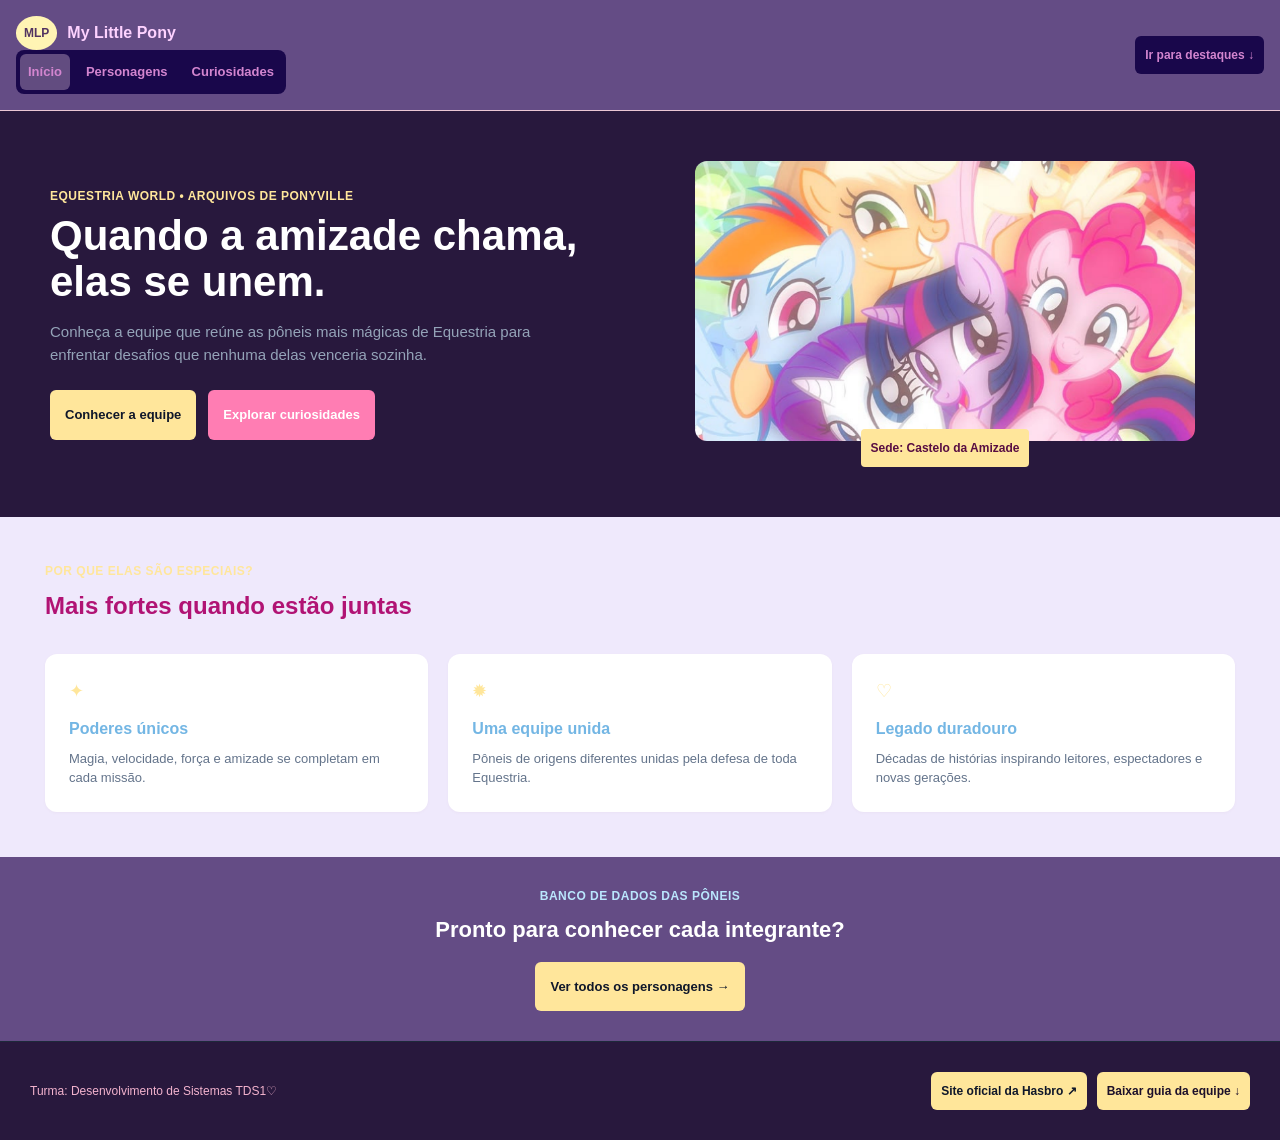
<file: index.html>
<!DOCTYPE html>
<html lang="pt-BR">
<head>
    <meta charset="UTF-8" />
    <link rel="stylesheet" href="css/style.css" />
    <title>My Little Pony - Início</title>
</head>
<body>
    <header id="cabecalho-principal">
        <section>
            <article class="logo-header">
                <span class="logo-mlp">MLP</span>
                <span class="titulo-site">My Little Pony</span>
            </article>

            <article class="menu-header">
                <a href="index.html" class="active">Início</a>
                <a href="pages/personagens.html">Personagens</a>
                <a href="pages/curiosidades.html">Curiosidades</a>
            </article>
        </section>
        <a href="#destaques" class="btn-topo">Ir para destaques ↓</a>
    </header>

    <main>
        <section class="inicio-banner">
            <article class="inicio-texto">
                <span class="subtitulo-categoria">EQUESTRIA WORLD • ARQUIVOS DE PONYVILLE</span>
                <h1>Quando a amizade chama, elas se unem.</h1>
                <p>
                    Conheça a equipe que reúne as pôneis mais mágicas de Equestria para enfrentar desafios que nenhuma delas venceria sozinha.
                </p>
                <article class="inicio-botoes">
                    <a href="pages/personagens.html" class="btn-primario">Conhecer a equipe</a>
                    <a href="pages/curiosidades.html" class="btn-secundario">Explorar curiosidades</a>
                </article>
            </article>
            <article class="imagem-container">
                <img src="assets/img/fotocapa.png" alt="Todas as pôneis reunidas" class="imagem-banner" />
                <article class="legenda-imagem">Sede: Castelo da Amizade</article>
            </article>
        </section>

        <section class="secao-recursos">
            <span class="subtitulo-categoria">POR QUE ELAS SÃO ESPECIAIS?</span>
            <h2>Mais fortes quando estão juntas</h2>

            <article class="grid-recursos">
                <article class="card-recurso">
                    <span class="icone-recurso">✦</span>
                    <h3>Poderes únicos</h3>
                    <p>Magia, velocidade, força e amizade se completam em cada missão.</p>
                </article>

                <article class="card-recurso">
                    <span class="icone-recurso">✹</span>
                    <h3>Uma equipe unida</h3>
                    <p>Pôneis de origens diferentes unidas pela defesa de toda Equestria.</p>
                </article>

                <article class="card-recurso">
                    <span class="icone-recurso">♡</span>
                    <h3>Legado duradouro</h3>
                    <p>Décadas de histórias inspirando leitores, espectadores e novas gerações.</p>
                </article>
            </article>
        </section>

        <section id="destaques" class="secao-chamada">
            <span class="subtitulo-categoria">BANCO DE DADOS DAS PÔNEIS</span>
            <h2>Pronto para conhecer cada integrante?</h2>
            <a href="pages/personagens.html" class="btn-primario">Ver todos os personagens →</a>
        </section>
    </main>

    <footer>
        <p>Turma: Desenvolvimento de Sistemas TDS1♡</p>
        <article class="botoes-footer">
            <a href="https://hasbro.com" target="_blank" rel="noreferrer" class="btn-footer">Site oficial da Hasbro ↗</a>
            <a href="assets/arquivos/guia.pdf" download class="btn-footer-destaque">Baixar guia da equipe ↓</a>
        </article>
    </footer>
</body>
</html>
</file>
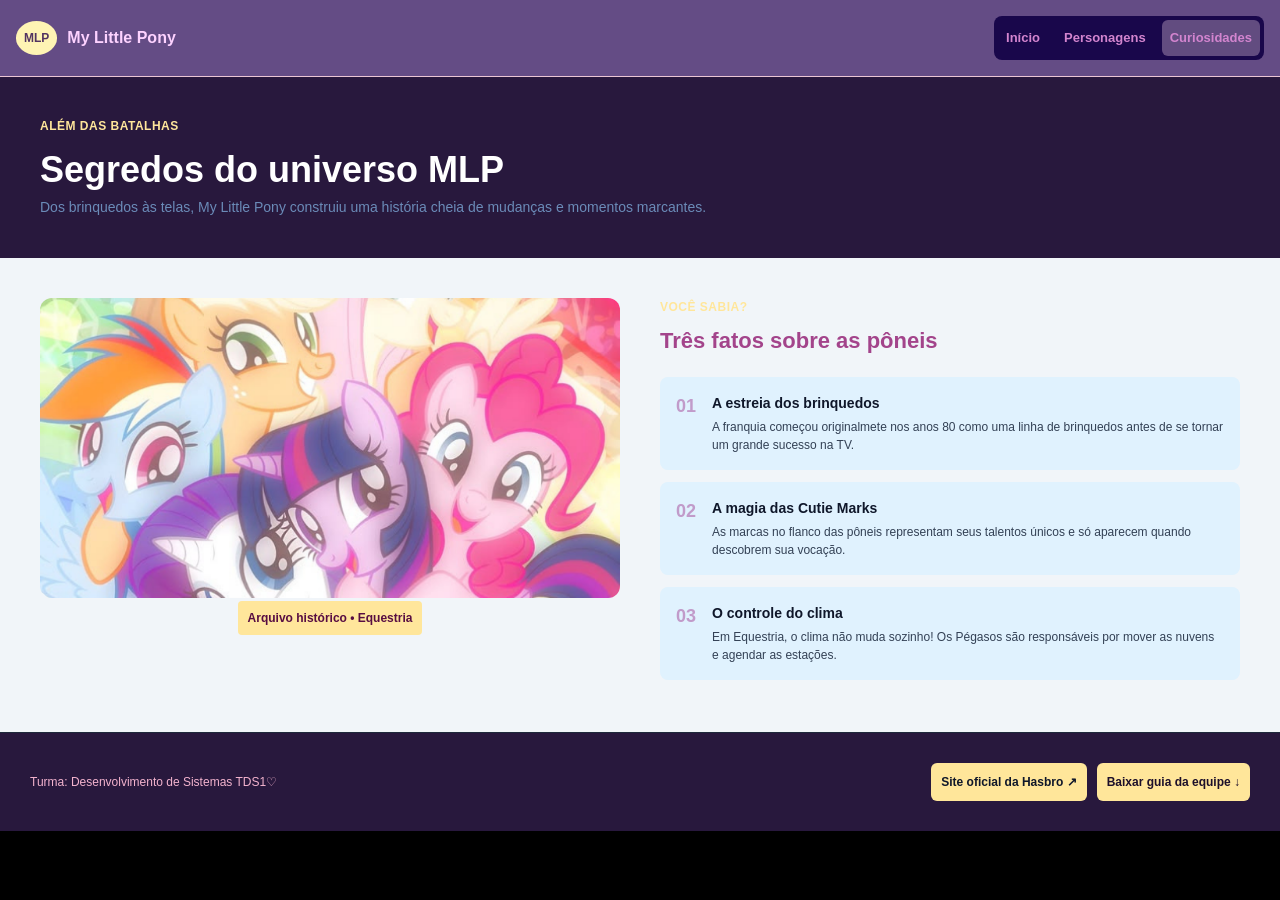
<file: pages/curiosidades.html>
<!DOCTYPE html>
<html lang="pt-BR">
<head>
    <meta charset="UTF-8" />
    <link rel="stylesheet" href="../css/style.css" />
    <title>My Little Pony - Curiosidades</title>
</head>
<body>
    <header id="cabecalho-principal">
        <section>
            <article class="logo-header">
                <span class="logo-mlp">MLP</span>
                <span class="titulo-site">My Little Pony</span>
            </article>
        </section>
        <section>
            <article class="menu-header">
                <a href="../index.html">Início</a>
                <a href="personagens.html">Personagens</a>
                <a href="curiosidades.html" class="active">Curiosidades</a>
            </article>
        </section>
    </header>

    <main>
        <section class="banner-pagina">
            <span class="subtitulo-categoria">ALÉM DAS BATALHAS</span>
            <h1>Segredos do universo MLP</h1>
            <p>Dos brinquedos às telas, My Little Pony construiu uma história cheia de mudanças e momentos marcantes.</p>
        </section>

        <section id="secao-curiosidades" class="conteudo-fatos">
            <article class="fatos-grid">
                <article class="imagem-fatos-container">
                    <img src="../assets/img/fotocapa.png" alt="Pôneis de Ponyville reuniadas" class="imagem-fatos" />
                    <span class="legenda-imagem">Arquivo histórico • Equestria</span>
                </article>

                <article class="lista-fatos">
                    <span class="subtitulo-categoria">VOCÊ SABIA?</span>
                    <h2>Três fatos sobre as pôneis</h2>

                    <article class="card-fato">
                        <span class="numero-fato">01</span>
                        <article>
                            <h3>A estreia dos brinquedos</h3>
                            <p>A franquia começou originalmete nos anos 80 como uma linha de brinquedos antes de se tornar um grande sucesso na TV.</p>
                        </article>
                    </article>

                    <article class="card-fato">
                        <span class="numero-fato">02</span>
                        <article>
                            <h3>A magia das Cutie Marks</h3>
                            <p>As marcas no flanco das pôneis representam seus talentos únicos e só aparecem quando descobrem sua vocação.</p>
                        </article>
                    </article>

                    <article class="card-fato">
                        <span class="numero-fato">03</span>
                        <article>
                            <h3>O controle do clima</h3>
                            <p>Em Equestria, o clima não muda sozinho! Os Pégasos são responsáveis por mover as nuvens e agendar as estações.</p>
                        </article>
                    </article>
                </article>
            </article>
        </section>
    </main>

    <footer>
        <p>Turma: Desenvolvimento de Sistemas TDS1♡</p>
        <article class="botoes-footer">
            <a href="https://hasbro.com" target="_blank" rel="noreferrer" class="btn-footer">Site oficial da Hasbro ↗</a>
            <a href="../assets/arquivos/guia.pdf" download class="btn-footer-destaque">Baixar guia da equipe ↓</a>
        </article>
    </footer>
</body>
</html>
</file>
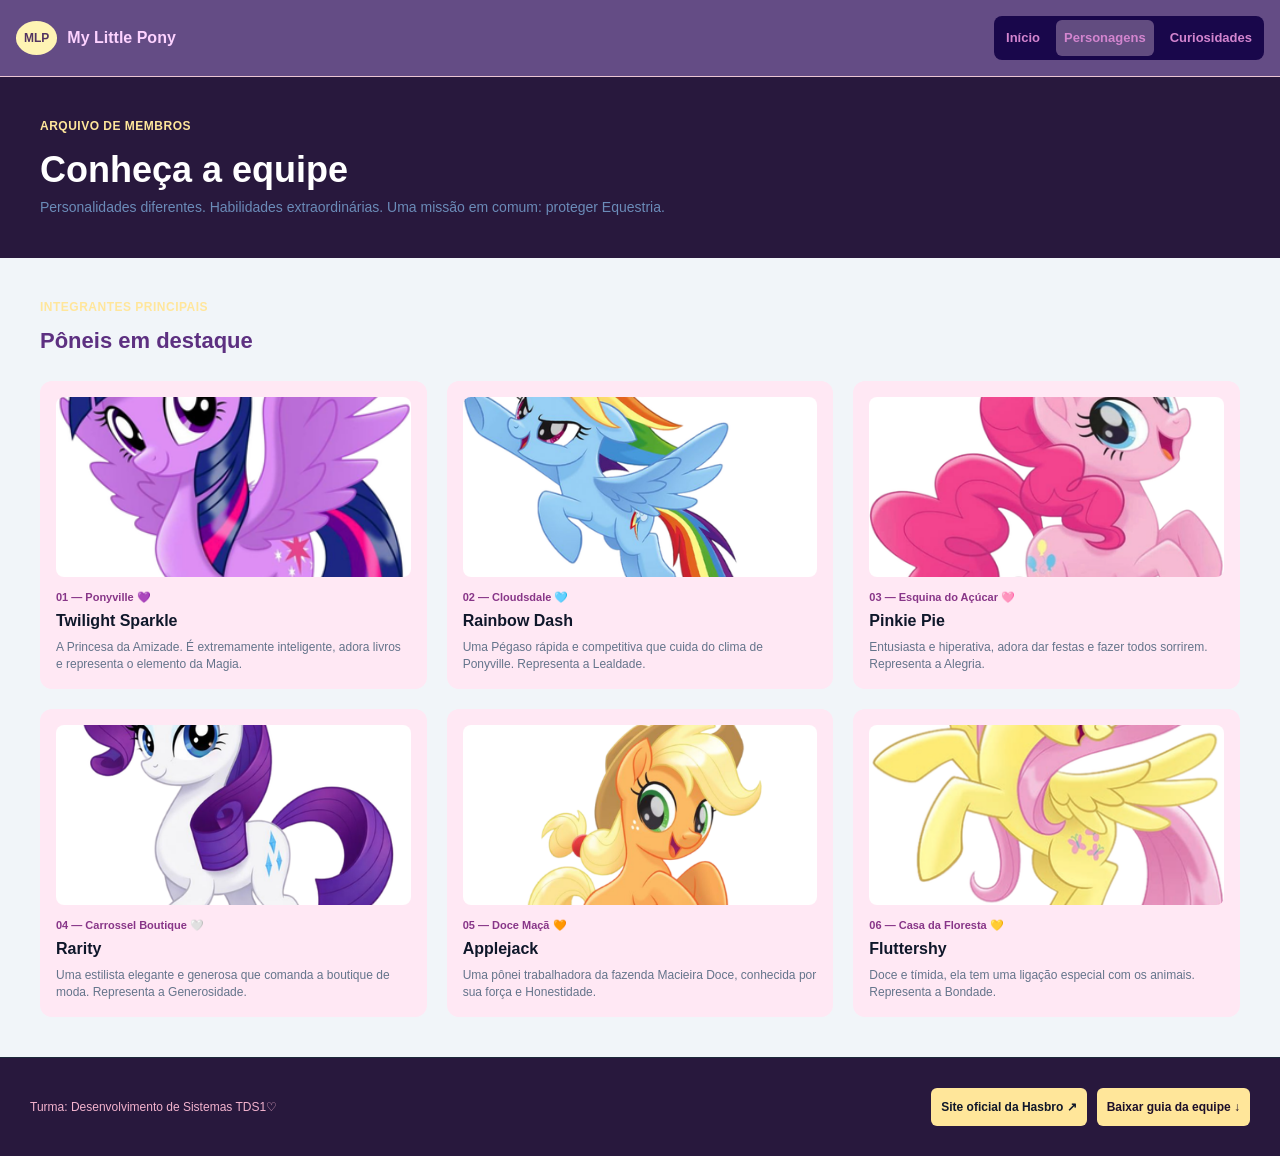
<file: pages/personagens.html>
<!DOCTYPE html>
<html lang="pt-BR">
<head>
    <meta charset="UTF-8" />
    <link rel="stylesheet" href="../css/style.css" />
    <title>My Little Pony - Personagens</title>
</head>
<body>
    <header id="cabecalho-principal">
        <section>
            <article class="logo-header">
                <span class="logo-mlp">MLP</span>
                <span class="titulo-site">My Little Pony</span>
            </article>
        </section>
        <section>
            <article class="menu-header">
                <a href="../index.html">Início</a>
                <a href="personagens.html" class="active">Personagens</a>
                <a href="curiosidades.html">Curiosidades</a>
            </article>
        </section>
    </header>

    <main>
        <section class="banner-pagina">
            <span class="subtitulo-categoria">ARQUIVO DE MEMBROS</span>
            <h1>Conheça a equipe</h1>
            <p>Personalidades diferentes. Habilidades extraordinárias. Uma missão em comum: proteger Equestria.</p>
        </section>

        <section class="secao-galeria">
            <article class="cabecalho-galeria">
                    <span class="subtitulo-categoria">INTEGRANTES PRINCIPAIS</span>
                    <h2>Pôneis em destaque</h2>
            </article>

            <article class="container-cards">
                <article class="card">
                    <img src="../assets/img/Twilight Sparkle.png" alt="Twilight Sparkle, uma alicórnio roxa com crina azul e rosa.">
                    <span class="tag-local">01 — Ponyville 💜</span>
                    <h3>Twilight Sparkle</h3>
                    <p>A Princesa da Amizade. É extremamente inteligente, adora livros e representa o elemento da Magia.</p>
                </article>

                <article class="card">
                    <img src="../assets/img/Rainbow Dash.png" alt="Rainbow Dash, uma pônei Pegasus azul com crina arco-íris.">
                    <span class="tag-local">02 — Cloudsdale 🩵</span>
                    <h3>Rainbow Dash</h3>
                    <p>Uma Pégaso rápida e competitiva que cuida do clima de Ponyville. Representa a Lealdade.</p>
                </article>

                <article class="card">
                    <img src="../assets/img/Pinkie Pie.png" alt="Pinkie Pie, uma pônei terrestre rosa choque.">
                    <span class="tag-local">03 — Esquina do Açúcar 🩷</span>
                    <h3>Pinkie Pie</h3>
                    <p>Entusiasta e hiperativa, adora dar festas e fazer todos sorrirem. Representa a Alegria.</p>
                </article>

                <article class="card">
                    <img src="../assets/img/Rarity.png" alt="Rarity, uma pônei Unicórnio branca com crina roxa encaracolada.">
                    <span class="tag-local">04 — Carrossel Boutique 🤍</span>
                    <h3>Rarity </h3>
                    <p>Uma estilista elegante e generosa que comanda a boutique de moda. Representa a Generosidade.</p>
                </article>

                <article class="card">
                    <img src="../assets/img/Applejack.png" alt="Applejack, uma pônei terrestre laranja usando chapéu de cowboy.">
                    <span class="tag-local">05 — Doce Maçã 🧡</span>
                    <h3>Applejack</h3>
                    <p>Uma pônei trabalhadora da fazenda Macieira Doce, conhecida por sua força e Honestidade.</p>
                </article>

                <article class="card">
                    <img src="../assets/img/Fluttershy.png" alt="Fluttershy, uma pônei Pegasus amarela com crina rosa clara.">
                    <span class="tag-local">06 — Casa da Floresta 💛</span>
                    <h3>Fluttershy</h3>
                    <p>Doce e tímida, ela tem uma ligação especial com os animais. Representa a Bondade.</p>
                </article>
            </article>
        </section>
    </main>

    <footer>
        <p>Turma: Desenvolvimento de Sistemas TDS1♡</p>
        <div class="botoes-footer">
            <a href="https://hasbro.com" target="_blank" rel="noreferrer" class="btn-footer">Site oficial da Hasbro ↗</a>
            <a href="../assets/arquivos/guia.pdf" download class="btn-footer-destaque">Baixar guia da equipe ↓</a>
        </div>
    </footer>
</body>
</html>
</file>
<file: css/style.css>
* {
    margin: 0;
    padding: 0;
    box-sizing: border-box;
}

body {
    font-family: Arial, Helvetica, sans-serif;
    background-color: #000000;
    color: #f8fafc;
    line-height: 1.5;
}

#cabecalho-principal {
    background-color: #644c85;
    display: flex;
    justify-content: space-between;
    align-items: center;
    padding: 16px;
    border-bottom: 1px solid #ebc6d4;
}

.logo-header {
    display: flex;
    align-items: center;
    gap: 10px;
}

.logo-mlp {
    background-color: #fff4b4;
    color: #523361;
    font-weight: bold;
    font-size: 12px;
    padding: 8px;
    border-radius: 100%;
}

.titulo-site {
    font-weight: bold;
    font-size: 16px;
    color: #fdd2ff;
}

.menu-header {
    display: flex;
    gap: 8px;
    background-color: #19074b;
    padding: 4px;
    border-radius: 8px;
}

.menu-header a {
    color: #d385cf;
    text-decoration: none;
    font-size: 13px;
    font-weight: bold;
    padding: 8px;
    border-radius: 6px;
    transition: all 0.2s;
}

.menu-header a:hover,
.menu-header a.active {
    background-color: #624c80;
    color: #d385cf;
}

.btn-topo {
    background-color: #19074b;
    color: #d385cf;
    text-decoration: none;
    font-size: 12px;
    font-weight: bold;
    padding: 10px;
    border-radius: 6px;
}

.subtitulo-categoria {
    color: #ffe69b;
    font-size: 12px;
    font-weight: bold;
    text-transform: uppercase;
    letter-spacing: 0.5px;
    display: block;
    margin-bottom: 8px;
}

.inicio-banner {
    display: flex;
    align-items: center;
    justify-content: space-between;
    padding: 50px;
    gap: 40px;
    background-color: #28183d;
}

.inicio-texto {
    flex: 1;
}

.inicio-texto h1 {
    font-size: 42px;
    font-weight: 800;
    color: #ffffff;
    line-height: 1.1;
    margin-bottom: 16px;
}

.inicio-texto p {
    color: #94a3b8;
    font-size: 15px;
    margin-bottom: 24px;
    max-width: 500px;
}

.inicio-botoes {
    display: flex;
    gap: 12px;
}

.btn-primario {
    background-color: #ffe69b;
    color: #0f172a;
    text-decoration: none;
    font-weight: bold;
    font-size: 13px;
    padding: 15px;
    border-radius: 6px;
    display: inline-block;
}

.btn-secundario {
    background-color: #ff7db3;
    color: #ffffff;
    text-decoration: none;
    font-weight: bold;
    font-size: 13px;
    padding: 15px;
    border-radius: 6px;
    display: inline-block;
}

.imagem-container {
    flex: 1;
    display: flex;
    flex-direction: column;
    align-items: center;
}

.imagem-banner {
    width: 100%;
    max-width: 500px;
    height: 280px;
    object-fit: cover;
    border-radius: 12px;
}

.legenda-imagem {
    background-color: #ffe69b;
    color: #580d42;
    font-size: 12px;
    font-weight: bold;
    padding: 10px;
    border-radius: 4px;
    margin-top: -12px;
}

.secao-recursos {
    background-color: #efe9fc;
    color: #150233;
    padding: 45px;
}

.secao-recursos h2 {
    font-size: 24px;
    color: #b11374;
    margin-bottom: 30px;
}

.grid-recursos {
    display: flex;
    gap: 20px;
}

.card-recurso {
    background-color: #ffffff;
    padding: 24px;
    border-radius: 12px;
    flex: 1;
    box-shadow: 0 1px 3px rgba(165, 116, 116, 0.05);
}

.icone-recurso {
    color: #ffe69a;
    font-size: 18px;
    margin-bottom: 12px;
    display: block;
}

.card-recurso h3 {
    font-size: 16px;
    color: #73b6e4;
    margin-bottom: 8px;
}

.card-recurso p {
    font-size: 13px;
    color: #64748b;
}

.secao-chamada {
    background-color: #644c85;
    color: #ffffff;
    text-align: center;
    padding: 30px;
}

.secao-chamada .subtitulo-categoria {
    color: #bae6fd;
}

.secao-chamada h2 {
    font-size: 22px;
    margin-bottom: 16px;
}

.banner-pagina {
    padding: 40px;
    background-color: #28183d;
}

.banner-pagina h1 {
    font-size: 36px;
    color: #ffffff;
}

.banner-pagina p {
    color: #6b8bb8;
    font-size: 14px;
}

.secao-galeria {
    background-color: #f1f5f9;
    color: #0f172a;
    padding: 40px;
}

.cabecalho-galeria h2 {
    font-size: 22px;
    color: #5d3081;
    margin-bottom: 24px;
}

.container-cards {
    display: flex;
    flex-wrap: wrap;
    gap: 20px;
}

.card {
    background-color: #ffe8f4;
    border-radius: 12px;
    padding: 16px;
    flex: 1 1 calc(33.333% - 20px);
    min-width: 260px;
    display: flex;
    flex-direction: column;
}

.card img {
    width: 100%;
    height: 180px;
    object-fit: cover;
    border-radius: 8px;
    margin-bottom: 12px;
}

.tag-local {
    font-size: 11px;
    font-weight: bold;
    color: #883688;
    margin-bottom: 4px;
}

.card h3 {
    font-size: 16px;
    color: #0f172a;
    margin-bottom: 6px;
}

.card p {
    font-size: 12px;
    color: #64748b;
    line-height: 1.4;
}

.conteudo-fatos {
    background-color: #f1f5f9;
    color: #11032b;
    padding: 40px;
}

.fatos-grid {
    display: flex;
    gap: 40px;
    align-items: flex-start;
}

.imagem-fatos-container {
    flex: 1;
    text-align: center;
}

.imagem-fatos {
    width: 100%;
    height: 300px;
    object-fit: cover;
    border-radius: 12px;
}

.lista-fatos {
    flex: 1;
}

.lista-fatos h2 {
    font-size: 22px;
    color: #a3448b;
    margin-bottom: 20px;
}

.card-fato {
    background-color: #e0f2fe;
    padding: 16px;
    border-radius: 8px;
    margin-bottom: 12px;
    display: flex;
    gap: 16px;
    align-items: flex-start;
}

.numero-fato {
    color: #c19bca;
    font-weight: bold;
    font-size: 18px;
}

.card-fato h3 {
    font-size: 14px;
    color: #0f172a;
    margin-bottom: 4px;
}

.card-fato p {
    font-size: 12px;
    color: #334155;
}

footer {
    background-color: #28183d;
    border-top: 1px solid #1e293b;
    padding: 30px;
    display: flex;
    justify-content: space-between;
    align-items: center;
}

footer p {
    font-size: 12px;
    color: #f3b3ce;
}

.botoes-footer {
    display: flex;
    gap: 10px;
}

.btn-footer {
    background-color: #ffe69a;
    color: #0f172a;
    text-decoration: none;
    font-size: 12px;
    font-weight: bold;
    padding: 10px;
    border-radius: 6px;
}

.btn-footer-destaque {
    background-color: #ffe69a;
    color: #1c0f2a;
    text-decoration: none;
    font-size: 12px;
    font-weight: bold;
    padding: 10px;
    border-radius: 6px;
}
</file>
